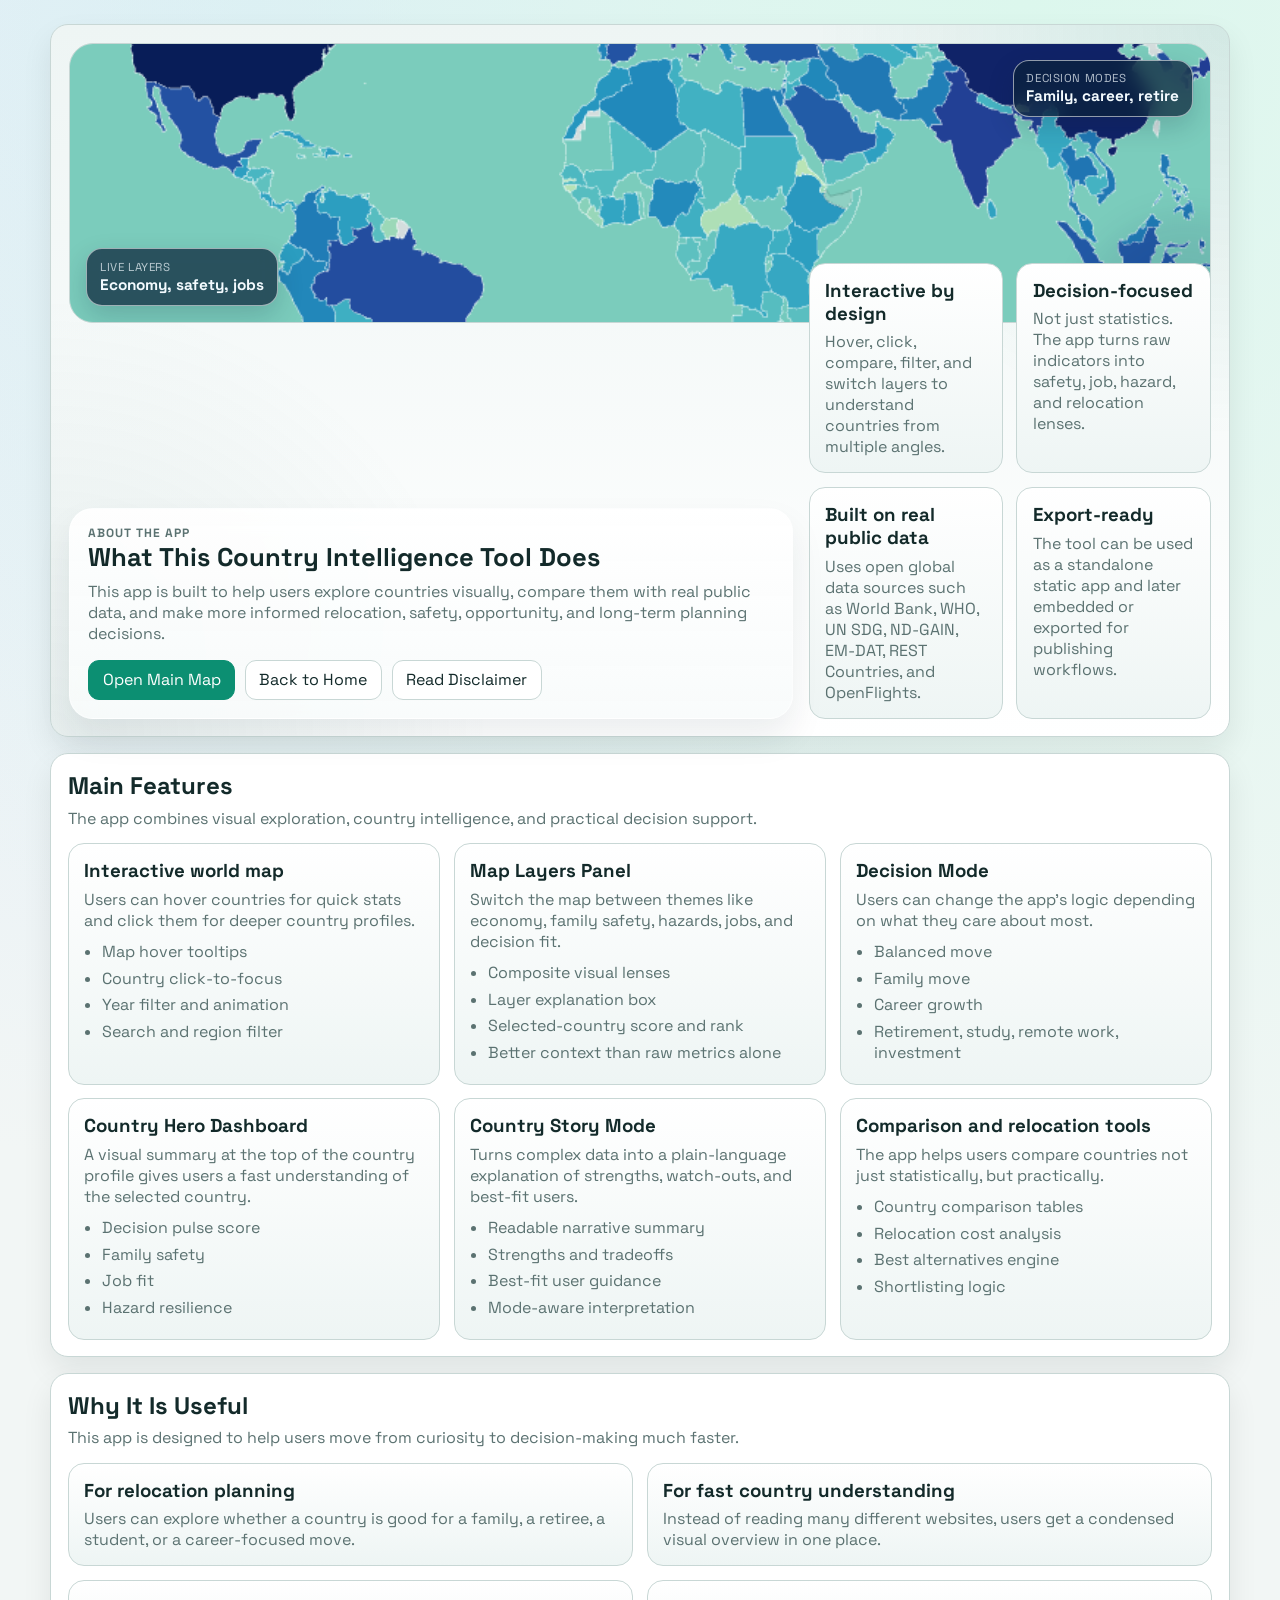
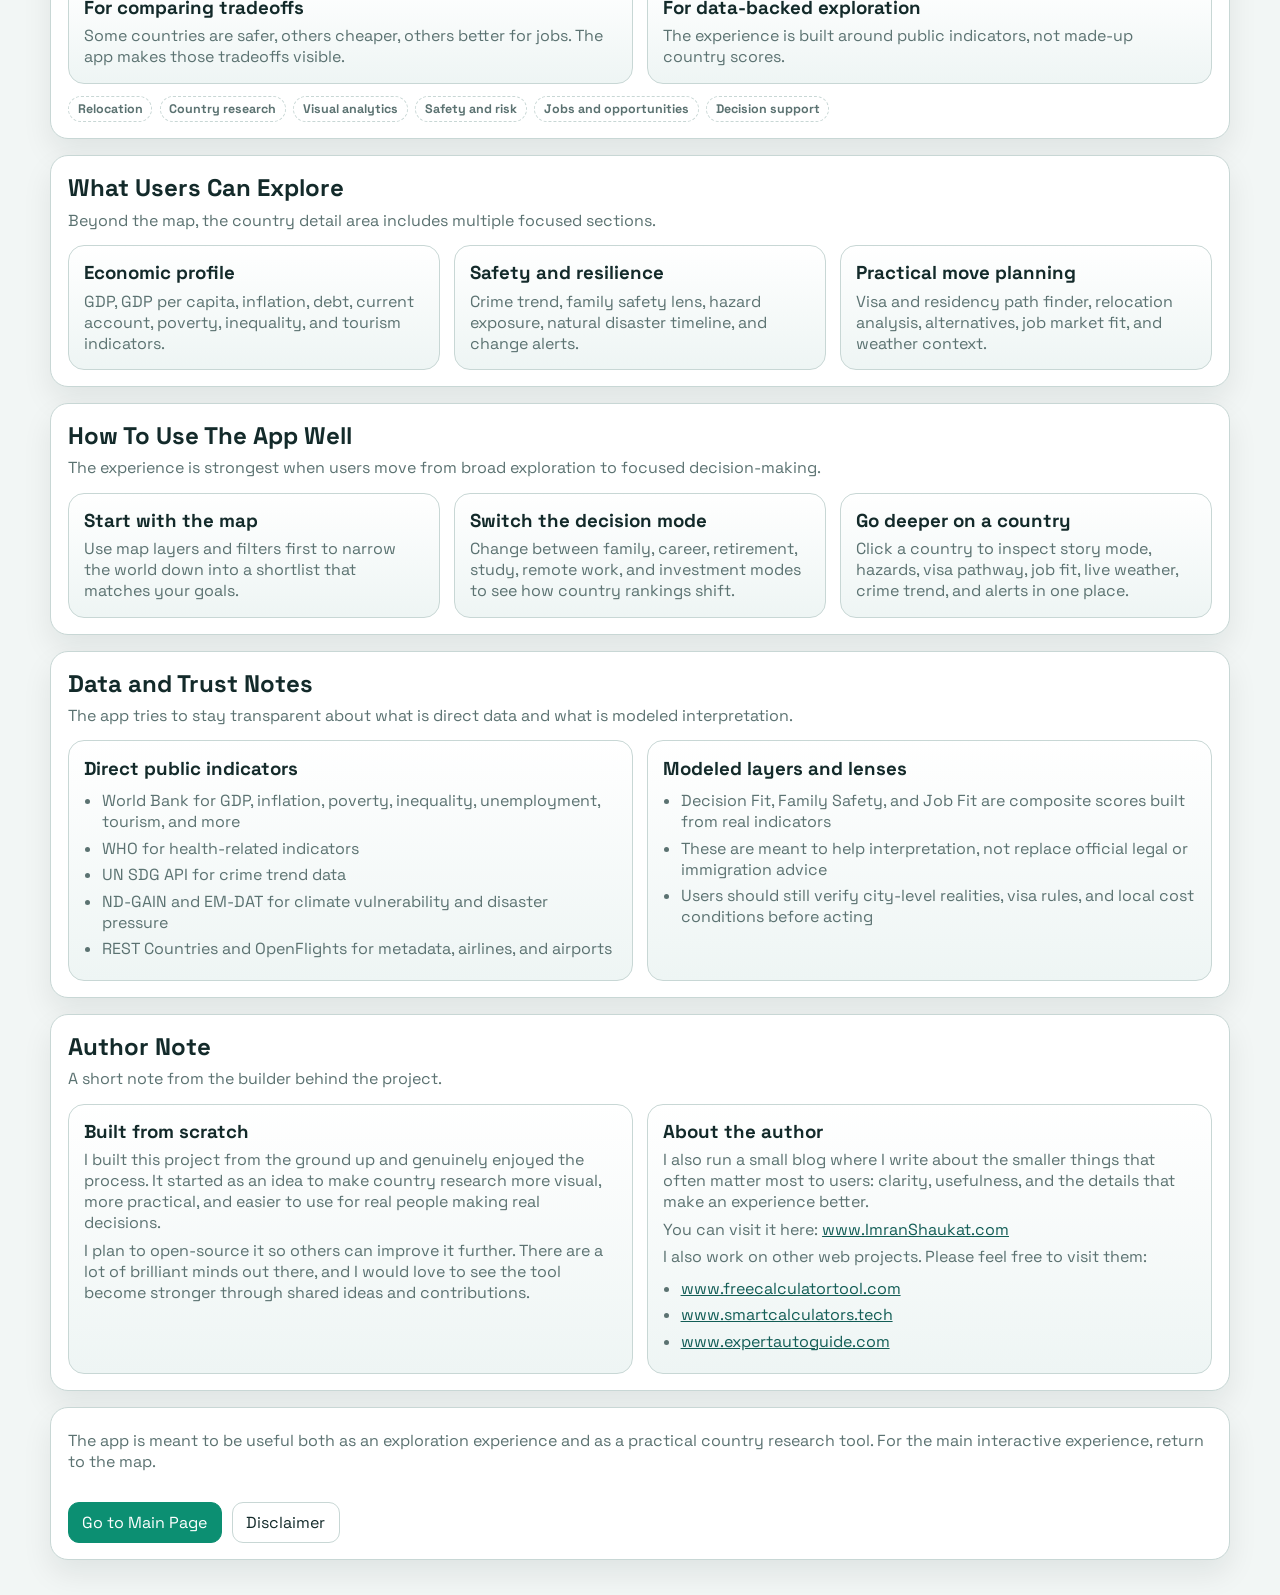
<file: about.html>
<!doctype html>
<html lang="en">
<head>
  <meta charset="UTF-8" />
  <meta name="viewport" content="width=device-width, initial-scale=1.0" />
  <title>About | Global Country Intelligence Map</title>
  <link rel="preconnect" href="https://fonts.googleapis.com" />
  <link rel="preconnect" href="https://fonts.gstatic.com" crossorigin />
  <link href="https://fonts.googleapis.com/css2?family=Space+Grotesk:wght@400;500;700&family=IBM+Plex+Mono:wght@400;600&display=swap" rel="stylesheet" />
  <link rel="stylesheet" href="styles.css" />
</head>
<body>
  <main class="about-shell">
    <section class="about-hero card">
      <div class="about-hero-visual" aria-hidden="true">
        <div class="about-map-preview">
          <img class="about-map-image" src="about-map-reference.png" alt="World map preview" />
          <div class="about-map-badge about-map-badge-a">
            <span class="about-map-badge-k">Live Layers</span>
            <strong>Economy, safety, jobs</strong>
          </div>
          <div class="about-map-badge about-map-badge-b">
            <span class="about-map-badge-k">Decision Modes</span>
            <strong>Family, career, retire</strong>
          </div>
        </div>
      </div>
      <div class="about-hero-grid">
        <div class="about-hero-copy">
          <p class="eyebrow">About The App</p>
          <h1>What This Country Intelligence Tool Does</h1>
          <p>
            This app is built to help users explore countries visually, compare them with real public data,
            and make more informed relocation, safety, opportunity, and long-term planning decisions.
          </p>
          <div class="about-action-row">
            <a class="btn" href="index.html">Open Main Map</a>
            <a class="btn subtle" href="index.html">Back to Home</a>
            <a class="btn subtle" href="disclaimer.html">Read Disclaimer</a>
          </div>
        </div>
        <div class="about-summary-grid">
          <article class="about-summary-card">
            <h3>Interactive by design</h3>
            <p>Hover, click, compare, filter, and switch layers to understand countries from multiple angles.</p>
          </article>
          <article class="about-summary-card">
            <h3>Decision-focused</h3>
            <p>Not just statistics. The app turns raw indicators into safety, job, hazard, and relocation lenses.</p>
          </article>
          <article class="about-summary-card">
            <h3>Built on real public data</h3>
            <p>Uses open global data sources such as World Bank, WHO, UN SDG, ND-GAIN, EM-DAT, REST Countries, and OpenFlights.</p>
          </article>
          <article class="about-summary-card">
            <h3>Export-ready</h3>
            <p>The tool can be used as a standalone static app and later embedded or exported for publishing workflows.</p>
          </article>
        </div>
      </div>
    </section>

    <section class="about-section card">
      <div class="about-section-head">
        <h2>Main Features</h2>
        <p>The app combines visual exploration, country intelligence, and practical decision support.</p>
      </div>
      <div class="about-grid-3">
        <article class="about-feature-card">
          <h3>Interactive world map</h3>
          <p>Users can hover countries for quick stats and click them for deeper country profiles.</p>
          <ul class="about-feature-list">
            <li>Map hover tooltips</li>
            <li>Country click-to-focus</li>
            <li>Year filter and animation</li>
            <li>Search and region filter</li>
          </ul>
        </article>
        <article class="about-feature-card">
          <h3>Map Layers Panel</h3>
          <p>Switch the map between themes like economy, family safety, hazards, jobs, and decision fit.</p>
          <ul class="about-feature-list">
            <li>Composite visual lenses</li>
            <li>Layer explanation box</li>
            <li>Selected-country score and rank</li>
            <li>Better context than raw metrics alone</li>
          </ul>
        </article>
        <article class="about-feature-card">
          <h3>Decision Mode</h3>
          <p>Users can change the app’s logic depending on what they care about most.</p>
          <ul class="about-feature-list">
            <li>Balanced move</li>
            <li>Family move</li>
            <li>Career growth</li>
            <li>Retirement, study, remote work, investment</li>
          </ul>
        </article>
        <article class="about-feature-card">
          <h3>Country Hero Dashboard</h3>
          <p>A visual summary at the top of the country profile gives users a fast understanding of the selected country.</p>
          <ul class="about-feature-list">
            <li>Decision pulse score</li>
            <li>Family safety</li>
            <li>Job fit</li>
            <li>Hazard resilience</li>
          </ul>
        </article>
        <article class="about-feature-card">
          <h3>Country Story Mode</h3>
          <p>Turns complex data into a plain-language explanation of strengths, watch-outs, and best-fit users.</p>
          <ul class="about-feature-list">
            <li>Readable narrative summary</li>
            <li>Strengths and tradeoffs</li>
            <li>Best-fit user guidance</li>
            <li>Mode-aware interpretation</li>
          </ul>
        </article>
        <article class="about-feature-card">
          <h3>Comparison and relocation tools</h3>
          <p>The app helps users compare countries not just statistically, but practically.</p>
          <ul class="about-feature-list">
            <li>Country comparison tables</li>
            <li>Relocation cost analysis</li>
            <li>Best alternatives engine</li>
            <li>Shortlisting logic</li>
          </ul>
        </article>
      </div>
    </section>

    <section class="about-section card">
      <div class="about-section-head">
        <h2>Why It Is Useful</h2>
        <p>This app is designed to help users move from curiosity to decision-making much faster.</p>
      </div>
      <div class="about-grid-2">
        <article class="about-benefit-card">
          <h3>For relocation planning</h3>
          <p>Users can explore whether a country is good for a family, a retiree, a student, or a career-focused move.</p>
        </article>
        <article class="about-benefit-card">
          <h3>For fast country understanding</h3>
          <p>Instead of reading many different websites, users get a condensed visual overview in one place.</p>
        </article>
        <article class="about-benefit-card">
          <h3>For comparing tradeoffs</h3>
          <p>Some countries are safer, others cheaper, others better for jobs. The app makes those tradeoffs visible.</p>
        </article>
        <article class="about-benefit-card">
          <h3>For data-backed exploration</h3>
          <p>The experience is built around public indicators, not made-up country scores.</p>
        </article>
      </div>
      <div class="about-tag-row">
        <span class="about-tag">Relocation</span>
        <span class="about-tag">Country research</span>
        <span class="about-tag">Visual analytics</span>
        <span class="about-tag">Safety and risk</span>
        <span class="about-tag">Jobs and opportunities</span>
        <span class="about-tag">Decision support</span>
      </div>
    </section>

    <section class="about-section card">
      <div class="about-section-head">
        <h2>What Users Can Explore</h2>
        <p>Beyond the map, the country detail area includes multiple focused sections.</p>
      </div>
      <div class="about-grid-3">
        <article class="about-step-card">
          <h3>Economic profile</h3>
          <p>GDP, GDP per capita, inflation, debt, current account, poverty, inequality, and tourism indicators.</p>
        </article>
        <article class="about-step-card">
          <h3>Safety and resilience</h3>
          <p>Crime trend, family safety lens, hazard exposure, natural disaster timeline, and change alerts.</p>
        </article>
        <article class="about-step-card">
          <h3>Practical move planning</h3>
          <p>Visa and residency path finder, relocation analysis, alternatives, job market fit, and weather context.</p>
        </article>
      </div>
    </section>

    <section class="about-section card">
      <div class="about-section-head">
        <h2>How To Use The App Well</h2>
        <p>The experience is strongest when users move from broad exploration to focused decision-making.</p>
      </div>
      <div class="about-grid-3">
        <article class="about-step-card">
          <h3>Start with the map</h3>
          <p>Use map layers and filters first to narrow the world down into a shortlist that matches your goals.</p>
        </article>
        <article class="about-step-card">
          <h3>Switch the decision mode</h3>
          <p>Change between family, career, retirement, study, remote work, and investment modes to see how country rankings shift.</p>
        </article>
        <article class="about-step-card">
          <h3>Go deeper on a country</h3>
          <p>Click a country to inspect story mode, hazards, visa pathway, job fit, live weather, crime trend, and alerts in one place.</p>
        </article>
      </div>
    </section>

    <section class="about-section card">
      <div class="about-section-head">
        <h2>Data and Trust Notes</h2>
        <p>The app tries to stay transparent about what is direct data and what is modeled interpretation.</p>
      </div>
      <div class="about-grid-2">
        <article class="about-note-card">
          <h3>Direct public indicators</h3>
          <ul class="about-note-list">
            <li>World Bank for GDP, inflation, poverty, inequality, unemployment, tourism, and more</li>
            <li>WHO for health-related indicators</li>
            <li>UN SDG API for crime trend data</li>
            <li>ND-GAIN and EM-DAT for climate vulnerability and disaster pressure</li>
            <li>REST Countries and OpenFlights for metadata, airlines, and airports</li>
          </ul>
        </article>
        <article class="about-note-card">
          <h3>Modeled layers and lenses</h3>
          <ul class="about-note-list">
            <li>Decision Fit, Family Safety, and Job Fit are composite scores built from real indicators</li>
            <li>These are meant to help interpretation, not replace official legal or immigration advice</li>
            <li>Users should still verify city-level realities, visa rules, and local cost conditions before acting</li>
          </ul>
        </article>
      </div>
    </section>

    <section class="about-section card">
      <div class="about-section-head">
        <h2>Author Note</h2>
        <p>A short note from the builder behind the project.</p>
      </div>
      <div class="about-grid-2">
        <article class="about-note-card">
          <h3>Built from scratch</h3>
          <p>
            I built this project from the ground up and genuinely enjoyed the process. It started as an idea to make
            country research more visual, more practical, and easier to use for real people making real decisions.
          </p>
          <p>
            I plan to open-source it so others can improve it further. There are a lot of brilliant minds out there,
            and I would love to see the tool become stronger through shared ideas and contributions.
          </p>
        </article>
        <article class="about-note-card">
          <h3>About the author</h3>
          <p>
            I also run a small blog where I write about the smaller things that often matter most to users:
            clarity, usefulness, and the details that make an experience better.
          </p>
          <p>
            You can visit it here:
            <a href="https://www.imranshaukat.com" target="_blank" rel="noreferrer">www.ImranShaukat.com</a>
          </p>
          <p>
            I also work on other web projects. Please feel free to visit them:
          </p>
          <ul class="about-note-list">
            <li><a href="https://www.freecalculatortool.com" target="_blank" rel="noreferrer">www.freecalculatortool.com</a></li>
            <li><a href="https://www.smartcalculators.tech" target="_blank" rel="noreferrer">www.smartcalculators.tech</a></li>
            <li><a href="https://www.expertautoguide.com" target="_blank" rel="noreferrer">www.expertautoguide.com</a></li>
          </ul>
        </article>
      </div>
    </section>

    <footer class="about-footer card">
      <div class="about-footer-copy">
        The app is meant to be useful both as an exploration experience and as a practical country research tool. For the main interactive experience, return to the map.
      </div>
      <div class="about-action-row">
        <a class="btn" href="index.html">Go to Main Page</a>
        <a class="btn subtle" href="disclaimer.html">Disclaimer</a>
      </div>
    </footer>
  </main>
</body>
</html>
</file>
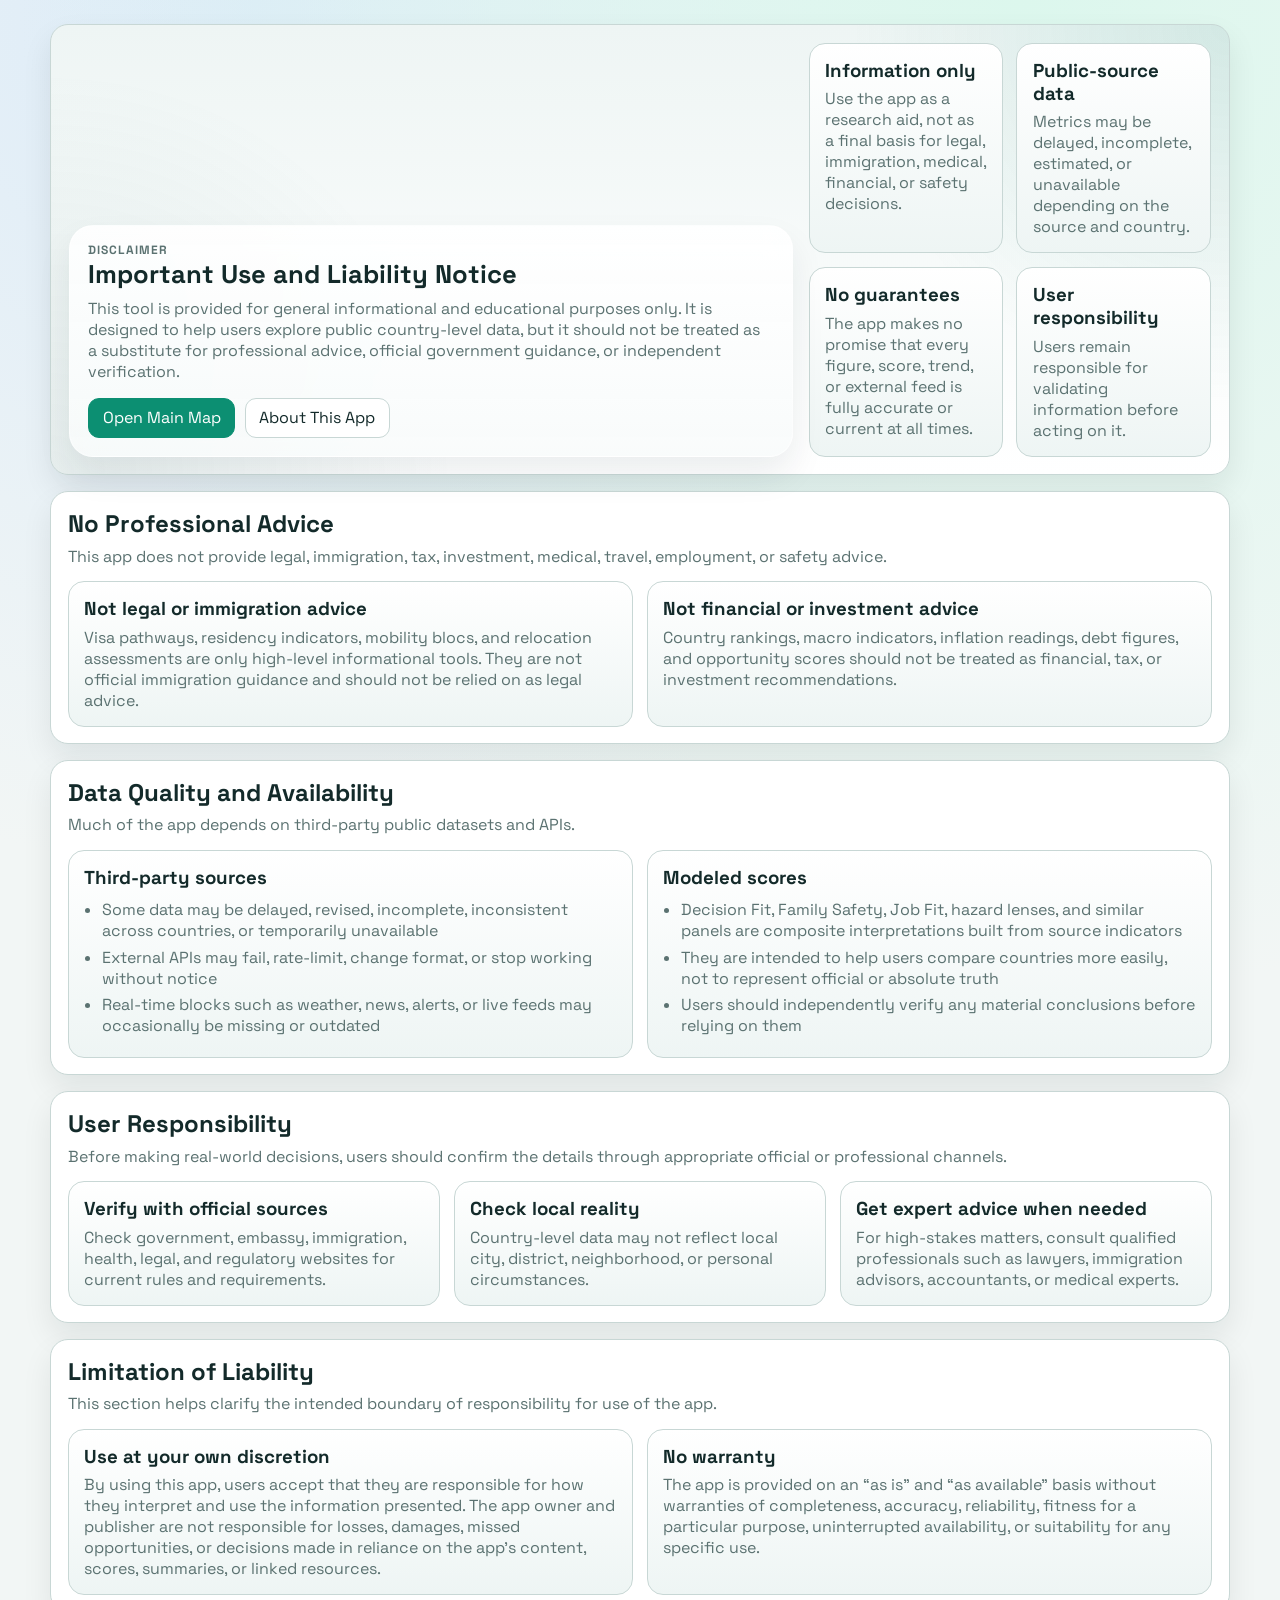
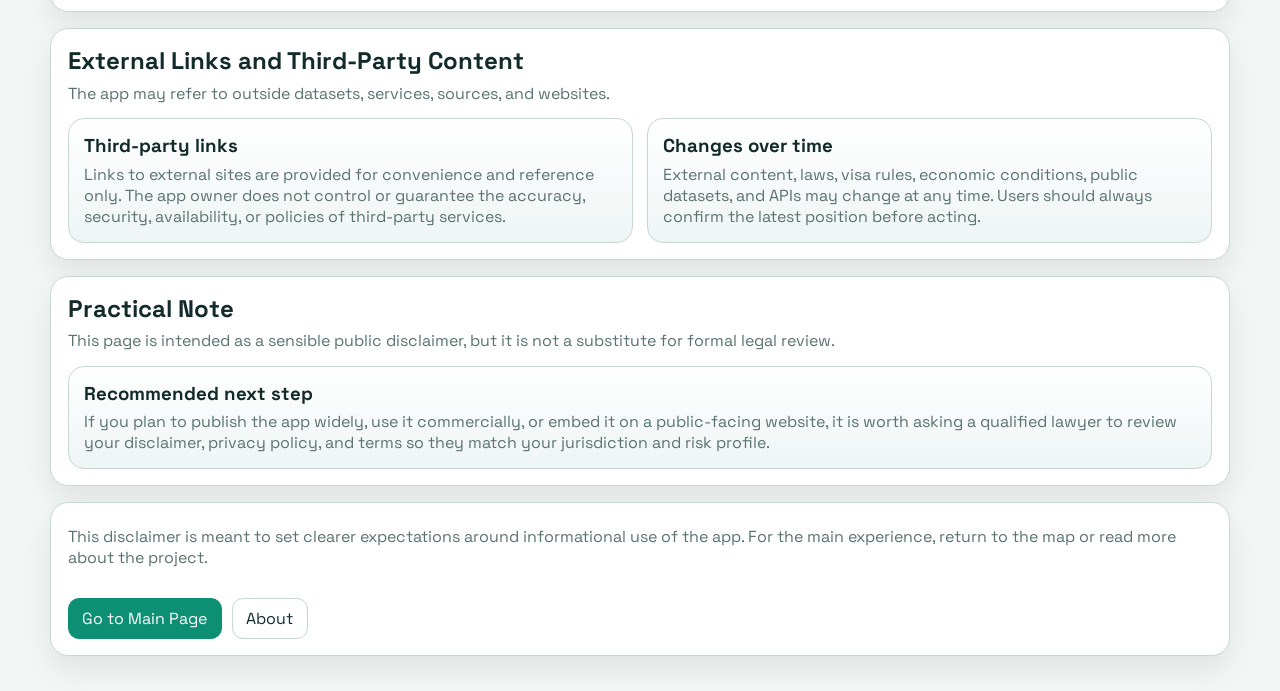
<file: disclaimer.html>
<!doctype html>
<html lang="en">
<head>
  <meta charset="UTF-8" />
  <meta name="viewport" content="width=device-width, initial-scale=1.0" />
  <title>Disclaimer | Global Country Intelligence Map</title>
  <link rel="preconnect" href="https://fonts.googleapis.com" />
  <link rel="preconnect" href="https://fonts.gstatic.com" crossorigin />
  <link href="https://fonts.googleapis.com/css2?family=Space+Grotesk:wght@400;500;700&family=IBM+Plex+Mono:wght@400;600&display=swap" rel="stylesheet" />
  <link rel="stylesheet" href="styles.css" />
</head>
<body>
  <main class="about-shell">
    <section class="about-hero card">
      <div class="about-hero-grid" style="margin-top:0;">
        <div class="about-hero-copy">
          <p class="eyebrow">Disclaimer</p>
          <h1>Important Use and Liability Notice</h1>
          <p>
            This tool is provided for general informational and educational purposes only. It is designed to help users
            explore public country-level data, but it should not be treated as a substitute for professional advice,
            official government guidance, or independent verification.
          </p>
          <div class="about-action-row">
            <a class="btn" href="index.html">Open Main Map</a>
            <a class="btn subtle" href="about.html">About This App</a>
          </div>
        </div>
        <div class="about-summary-grid">
          <article class="about-summary-card">
            <h3>Information only</h3>
            <p>Use the app as a research aid, not as a final basis for legal, immigration, medical, financial, or safety decisions.</p>
          </article>
          <article class="about-summary-card">
            <h3>Public-source data</h3>
            <p>Metrics may be delayed, incomplete, estimated, or unavailable depending on the source and country.</p>
          </article>
          <article class="about-summary-card">
            <h3>No guarantees</h3>
            <p>The app makes no promise that every figure, score, trend, or external feed is fully accurate or current at all times.</p>
          </article>
          <article class="about-summary-card">
            <h3>User responsibility</h3>
            <p>Users remain responsible for validating information before acting on it.</p>
          </article>
        </div>
      </div>
    </section>

    <section class="about-section card">
      <div class="about-section-head">
        <h2>No Professional Advice</h2>
        <p>This app does not provide legal, immigration, tax, investment, medical, travel, employment, or safety advice.</p>
      </div>
      <div class="about-grid-2">
        <article class="about-note-card">
          <h3>Not legal or immigration advice</h3>
          <p>
            Visa pathways, residency indicators, mobility blocs, and relocation assessments are only high-level informational tools.
            They are not official immigration guidance and should not be relied on as legal advice.
          </p>
        </article>
        <article class="about-note-card">
          <h3>Not financial or investment advice</h3>
          <p>
            Country rankings, macro indicators, inflation readings, debt figures, and opportunity scores should not be treated as
            financial, tax, or investment recommendations.
          </p>
        </article>
      </div>
    </section>

    <section class="about-section card">
      <div class="about-section-head">
        <h2>Data Quality and Availability</h2>
        <p>Much of the app depends on third-party public datasets and APIs.</p>
      </div>
      <div class="about-grid-2">
        <article class="about-note-card">
          <h3>Third-party sources</h3>
          <ul class="about-note-list">
            <li>Some data may be delayed, revised, incomplete, inconsistent across countries, or temporarily unavailable</li>
            <li>External APIs may fail, rate-limit, change format, or stop working without notice</li>
            <li>Real-time blocks such as weather, news, alerts, or live feeds may occasionally be missing or outdated</li>
          </ul>
        </article>
        <article class="about-note-card">
          <h3>Modeled scores</h3>
          <ul class="about-note-list">
            <li>Decision Fit, Family Safety, Job Fit, hazard lenses, and similar panels are composite interpretations built from source indicators</li>
            <li>They are intended to help users compare countries more easily, not to represent official or absolute truth</li>
            <li>Users should independently verify any material conclusions before relying on them</li>
          </ul>
        </article>
      </div>
    </section>

    <section class="about-section card">
      <div class="about-section-head">
        <h2>User Responsibility</h2>
        <p>Before making real-world decisions, users should confirm the details through appropriate official or professional channels.</p>
      </div>
      <div class="about-grid-3">
        <article class="about-step-card">
          <h3>Verify with official sources</h3>
          <p>Check government, embassy, immigration, health, legal, and regulatory websites for current rules and requirements.</p>
        </article>
        <article class="about-step-card">
          <h3>Check local reality</h3>
          <p>Country-level data may not reflect local city, district, neighborhood, or personal circumstances.</p>
        </article>
        <article class="about-step-card">
          <h3>Get expert advice when needed</h3>
          <p>For high-stakes matters, consult qualified professionals such as lawyers, immigration advisors, accountants, or medical experts.</p>
        </article>
      </div>
    </section>

    <section class="about-section card">
      <div class="about-section-head">
        <h2>Limitation of Liability</h2>
        <p>This section helps clarify the intended boundary of responsibility for use of the app.</p>
      </div>
      <div class="about-grid-2">
        <article class="about-note-card">
          <h3>Use at your own discretion</h3>
          <p>
            By using this app, users accept that they are responsible for how they interpret and use the information presented.
            The app owner and publisher are not responsible for losses, damages, missed opportunities, or decisions made in reliance
            on the app’s content, scores, summaries, or linked resources.
          </p>
        </article>
        <article class="about-note-card">
          <h3>No warranty</h3>
          <p>
            The app is provided on an “as is” and “as available” basis without warranties of completeness, accuracy, reliability,
            fitness for a particular purpose, uninterrupted availability, or suitability for any specific use.
          </p>
        </article>
      </div>
    </section>

    <section class="about-section card">
      <div class="about-section-head">
        <h2>External Links and Third-Party Content</h2>
        <p>The app may refer to outside datasets, services, sources, and websites.</p>
      </div>
      <div class="about-grid-2">
        <article class="about-note-card">
          <h3>Third-party links</h3>
          <p>
            Links to external sites are provided for convenience and reference only. The app owner does not control or guarantee
            the accuracy, security, availability, or policies of third-party services.
          </p>
        </article>
        <article class="about-note-card">
          <h3>Changes over time</h3>
          <p>
            External content, laws, visa rules, economic conditions, public datasets, and APIs may change at any time. Users should
            always confirm the latest position before acting.
          </p>
        </article>
      </div>
    </section>

    <section class="about-section card">
      <div class="about-section-head">
        <h2>Practical Note</h2>
        <p>This page is intended as a sensible public disclaimer, but it is not a substitute for formal legal review.</p>
      </div>
      <div class="about-grid-1">
        <article class="about-note-card">
          <h3>Recommended next step</h3>
          <p>
            If you plan to publish the app widely, use it commercially, or embed it on a public-facing website, it is worth asking
            a qualified lawyer to review your disclaimer, privacy policy, and terms so they match your jurisdiction and risk profile.
          </p>
        </article>
      </div>
    </section>

    <footer class="about-footer card">
      <div class="about-footer-copy">
        This disclaimer is meant to set clearer expectations around informational use of the app. For the main experience, return to the map or read more about the project.
      </div>
      <div class="about-action-row">
        <a class="btn" href="index.html">Go to Main Page</a>
        <a class="btn subtle" href="about.html">About</a>
      </div>
    </footer>
  </main>
</body>
</html>
</file>
<file: styles.css>
:root {
  --bg: #f2f6f5;
  --panel: #ffffff;
  --panel-soft: #eef5f4;
  --text: #132a2a;
  --muted: #5b7271;
  --accent: #0c8f72;
  --accent-2: #125d56;
  --stroke: #c8d7d5;
  --danger: #b63a3a;
  --shadow: 0 14px 30px rgba(8, 31, 31, 0.08);
  --grad-1: #dcf7ed;
  --grad-2: #dcebf8;
  --map-bg-1: #edfaf6;
  --map-bg-2: #f6fbff;
  --map-bg-3: #eaf2ff;
  --sphere-fill: rgba(241, 252, 253, 0.6);
  --sphere-stroke: #b9d5d3;
  --graticule-stroke: #d6e6e5;
  --hover-row: #f2f9f9;
  --focus-row: #deefea;
}

[data-theme="dark"] {
  --bg: #0d1717;
  --panel: #162222;
  --panel-soft: #1a2c2c;
  --text: #dceeed;
  --muted: #7fa4a2;
  --accent: #14c993;
  --accent-2: #2ae8b6;
  --stroke: #263c3c;
  --danger: #e05858;
  --shadow: 0 14px 30px rgba(0, 0, 0, 0.35);
  --grad-1: #081f18;
  --grad-2: #081825;
  --map-bg-1: #0f2420;
  --map-bg-2: #101c24;
  --map-bg-3: #0e1820;
  --sphere-fill: rgba(12, 28, 32, 0.7);
  --sphere-stroke: #1e3636;
  --graticule-stroke: #1a3030;
  --hover-row: #1c3232;
  --focus-row: #1a3a30;
}

* {
  box-sizing: border-box;
}

body {
  margin: 0;
  min-height: 100vh;
  font-family: "Space Grotesk", sans-serif;
  color: var(--text);
  background:
    radial-gradient(circle at 80% 0%, var(--grad-1) 0%, transparent 40%),
    radial-gradient(circle at 20% 0%, var(--grad-2) 0%, transparent 35%),
    var(--bg);
  transition: background 400ms ease, color 300ms ease;
}

a {
  color: var(--accent-2);
}

.app-shell {
  width: min(1600px, 95vw);
  margin: 1.25rem auto 2rem;
  display: grid;
  gap: 1rem;
}

.card {
  background: var(--panel);
  border: 1px solid var(--stroke);
  border-radius: 18px;
  box-shadow: var(--shadow);
  transition: background 300ms ease, border-color 300ms ease, box-shadow 300ms ease;
}

.topbar {
  display: grid;
  gap: 1rem;
  grid-template-columns: 2.5fr 1fr;
  align-items: end;
}

.topbar-actions {
  display: flex;
  justify-content: flex-end;
  align-items: center;
  gap: 0.65rem;
  flex-wrap: wrap;
}

.eyebrow {
  text-transform: uppercase;
  letter-spacing: 0.08em;
  font-size: 0.75rem;
  color: var(--accent-2);
  font-weight: 700;
  margin: 0 0 0.35rem;
}

h1 {
  margin: 0;
  font-size: clamp(1.5rem, 2vw, 2.1rem);
}

.subtitle {
  margin: 0.5rem 0 0;
  color: var(--muted);
  max-width: 70ch;
}

.source-box {
  background: var(--panel);
  border: 1px solid var(--stroke);
  border-radius: 14px;
  padding: 0.8rem 1rem;
  transition: background 300ms ease, border-color 300ms ease;
}

.source-box p {
  margin: 0 0 0.25rem;
}

.source-box ul {
  margin: 0;
  padding-left: 1.1rem;
  color: var(--muted);
  font-size: 0.9rem;
}

.source-note {
  margin-top: 0.45rem !important;
  font-size: 0.82rem;
  color: var(--muted);
}

.controls {
  display: grid;
  grid-template-columns: repeat(3, minmax(130px, 1fr)) minmax(180px, 1.2fr) auto;
  gap: 0.7rem;
  padding: 0.9rem;
}

.map-layers-group {
  grid-column: 1 / -1;
}

.decision-mode-group {
  grid-column: 1 / -1;
}

.map-layers-panel {
  display: flex;
  flex-wrap: wrap;
  gap: 0.45rem;
}

.map-layer-explainer {
  position: relative;
  margin-top: 0.5rem;
  border: 1px solid var(--stroke);
  border-radius: 14px;
  padding: 0.62rem 0.72rem;
  overflow: hidden;
  isolation: isolate;
  background:
    radial-gradient(circle at top right, rgba(12, 143, 114, 0.08), transparent 36%),
    linear-gradient(180deg, var(--panel-soft), var(--panel));
}

.map-layer-explainer::before,
.map-layer-explainer::after {
  content: "";
  position: absolute;
  inset: auto;
  border-radius: 999px;
  pointer-events: none;
  z-index: 0;
  opacity: 0.7;
  filter: blur(26px);
}

.map-layer-explainer::before {
  width: 220px;
  height: 220px;
  top: -90px;
  right: 10%;
  background: radial-gradient(circle, rgba(12, 143, 114, 0.16) 0%, rgba(12, 143, 114, 0) 72%);
  animation: layer-explainer-float-a 16s ease-in-out infinite;
}

.map-layer-explainer::after {
  width: 180px;
  height: 180px;
  bottom: -80px;
  left: 8%;
  background: radial-gradient(circle, rgba(18, 93, 86, 0.12) 0%, rgba(18, 93, 86, 0) 70%);
  animation: layer-explainer-float-b 20s ease-in-out infinite;
}

.map-layer-explainer > * {
  position: relative;
  z-index: 1;
}

@keyframes layer-explainer-float-a {
  0% {
    transform: translate3d(0, 0, 0) scale(1);
  }
  50% {
    transform: translate3d(42px, 18px, 0) scale(1.08);
  }
  100% {
    transform: translate3d(0, 0, 0) scale(1);
  }
}

@keyframes layer-explainer-float-b {
  0% {
    transform: translate3d(0, 0, 0) scale(1);
  }
  50% {
    transform: translate3d(-30px, -16px, 0) scale(1.06);
  }
  100% {
    transform: translate3d(0, 0, 0) scale(1);
  }
}

.map-layer-explainer-top {
  display: flex;
  justify-content: space-between;
  gap: 0.7rem;
  align-items: start;
}

.map-layer-explainer-title {
  margin: 0;
  font-size: 0.82rem;
  font-weight: 700;
  color: var(--text);
}

.map-layer-explainer-copy {
  margin: 0.24rem 0 0;
  font-size: 0.78rem;
  line-height: 1.4;
  color: var(--muted);
}

.map-layer-explainer-badge {
  border: 1px solid var(--stroke);
  border-radius: 999px;
  padding: 0.22rem 0.55rem;
  font-size: 0.73rem;
  font-weight: 700;
  white-space: nowrap;
  background: rgba(255, 255, 255, 0.55);
}

.map-layer-explainer-badge.good {
  color: var(--accent-2);
}

.map-layer-explainer-badge.risk {
  color: var(--danger);
}

.map-layer-explainer-badge.neutral {
  color: var(--muted);
}

.map-layer-explainer-score {
  margin-top: 0.55rem;
  display: grid;
  grid-template-columns: auto 1fr;
  gap: 0.7rem;
  align-items: center;
}

.map-layer-score-value {
  min-width: 74px;
  padding: 0.45rem 0.55rem;
  border: 1px solid var(--stroke);
  border-radius: 12px;
  background: var(--panel);
  text-align: center;
}

.map-layer-score-number {
  font-size: 1.05rem;
  font-weight: 700;
  color: var(--text);
}

.map-layer-score-caption {
  margin-top: 0.08rem;
  font-size: 0.72rem;
  color: var(--muted);
}

.map-layer-score-copy {
  font-size: 0.78rem;
  line-height: 1.4;
  color: var(--muted);
}

.map-layer-factor-list {
  margin-top: 0.6rem;
  display: flex;
  flex-wrap: wrap;
  gap: 0.35rem;
}

.map-layer-factor-label {
  margin: 0.62rem 0 0;
  font-size: 0.72rem;
  font-weight: 700;
  letter-spacing: 0.04em;
  text-transform: uppercase;
  color: var(--muted);
}

.map-layer-factor {
  border: 1px dashed var(--stroke);
  background: transparent;
  border-radius: 999px;
  padding: 0.18rem 0.5rem;
  font-size: 0.73rem;
  font-weight: 700;
  color: var(--muted);
}

@media (prefers-reduced-motion: reduce) {
  .map-layer-explainer::before,
  .map-layer-explainer::after {
    animation: none;
  }
}

.map-layer-pill {
  border: 1px solid var(--stroke);
  background: linear-gradient(180deg, var(--panel), var(--panel-soft));
  color: var(--text);
  border-radius: 999px;
  padding: 0.4rem 0.72rem;
  cursor: pointer;
  font-size: 0.78rem;
  font-weight: 700;
  transition: transform 120ms ease, border-color 200ms ease, background 200ms ease, color 200ms ease, box-shadow 200ms ease;
}

.map-layer-pill:hover {
  transform: translateY(-1px);
  border-color: var(--accent);
}

.map-layer-pill.active {
  background: linear-gradient(180deg, var(--accent), var(--accent-2));
  border-color: var(--accent);
  color: #fff;
  box-shadow: 0 8px 20px rgba(12, 143, 114, 0.18);
}

.decision-mode-panel {
  display: flex;
  flex-wrap: wrap;
  gap: 0.45rem;
}

.decision-mode-pill {
  border: 1px solid var(--stroke);
  background: linear-gradient(180deg, var(--panel), var(--panel-soft));
  color: var(--text);
  border-radius: 999px;
  padding: 0.4rem 0.72rem;
  cursor: pointer;
  font-size: 0.78rem;
  font-weight: 700;
  transition: transform 120ms ease, border-color 200ms ease, background 200ms ease, color 200ms ease, box-shadow 200ms ease;
}

.decision-mode-pill:hover {
  transform: translateY(-1px);
  border-color: var(--accent);
}

.decision-mode-pill.active {
  background: linear-gradient(180deg, #1f9686, #14645d);
  border-color: #1f9686;
  color: #fff;
  box-shadow: 0 8px 20px rgba(20, 100, 93, 0.2);
}

.decision-mode-explainer {
  margin-top: 0.5rem;
  border: 1px solid var(--stroke);
  border-radius: 14px;
  padding: 0.62rem 0.72rem;
  background:
    radial-gradient(circle at bottom left, rgba(31, 150, 134, 0.08), transparent 38%),
    linear-gradient(180deg, var(--panel-soft), var(--panel));
}

.decision-mode-top {
  display: flex;
  justify-content: space-between;
  gap: 0.7rem;
  align-items: start;
}

.decision-mode-title {
  margin: 0;
  font-size: 0.82rem;
  font-weight: 700;
  color: var(--text);
}

.decision-mode-copy {
  margin: 0.24rem 0 0;
  font-size: 0.78rem;
  line-height: 1.4;
  color: var(--muted);
}

.decision-mode-badge {
  border: 1px solid var(--stroke);
  border-radius: 999px;
  padding: 0.22rem 0.55rem;
  font-size: 0.73rem;
  font-weight: 700;
  white-space: nowrap;
  background: rgba(255, 255, 255, 0.55);
  color: var(--accent-2);
}

.decision-mode-score {
  margin-top: 0.55rem;
  display: grid;
  grid-template-columns: auto 1fr;
  gap: 0.7rem;
  align-items: center;
}

.decision-mode-score-value {
  min-width: 86px;
  padding: 0.45rem 0.55rem;
  border: 1px solid var(--stroke);
  border-radius: 12px;
  background: var(--panel);
  text-align: center;
}

.decision-mode-score-number {
  font-size: 1.05rem;
  font-weight: 700;
  color: var(--text);
}

.decision-mode-score-caption {
  margin-top: 0.08rem;
  font-size: 0.72rem;
  color: var(--muted);
}

.decision-mode-priority-label {
  margin: 0.62rem 0 0;
  font-size: 0.72rem;
  font-weight: 700;
  letter-spacing: 0.04em;
  text-transform: uppercase;
  color: var(--muted);
}

.decision-mode-priority-list {
  margin-top: 0.35rem;
  display: flex;
  flex-wrap: wrap;
  gap: 0.35rem;
}

.decision-mode-priority {
  border: 1px dashed var(--stroke);
  background: transparent;
  border-radius: 999px;
  padding: 0.18rem 0.5rem;
  font-size: 0.73rem;
  font-weight: 700;
  color: var(--muted);
}

.control-group {
  display: grid;
  gap: 0.35rem;
  min-width: 0;
}

.control-group.stretch {
  min-width: 260px;
}

label {
  font-size: 0.8rem;
  color: var(--muted);
}

select,
input,
textarea,
button {
  font: inherit;
}

select,
input,
textarea {
  border: 1px solid var(--stroke);
  border-radius: 11px;
  padding: 0.56rem 0.7rem;
  background: var(--panel);
  color: var(--text);
  transition: background 300ms ease, border-color 300ms ease, color 300ms ease;
}

.year-slider-group {
  min-width: 260px;
}

.year-slider-row {
  display: flex;
  gap: 0.5rem;
  align-items: center;
  min-width: 0;
}

#year-slider {
  flex: 1;
  min-width: 96px;
  accent-color: var(--accent);
  cursor: pointer;
}

#year-label {
  font-weight: 700;
  color: var(--accent-2);
}

.control-actions {
  display: flex;
  gap: 0.5rem;
  align-items: end;
  flex-wrap: wrap;
  justify-content: flex-end;
}

.btn {
  border: 1px solid var(--accent);
  background: var(--accent);
  color: #fff;
  border-radius: 11px;
  padding: 0.55rem 0.85rem;
  cursor: pointer;
  transition: transform 120ms ease, opacity 120ms ease, background 300ms ease, border-color 300ms ease;
}

.btn:hover {
  transform: translateY(-1px);
}

.btn:active {
  transform: translateY(0);
}

.btn.subtle {
  background: var(--panel);
  color: var(--text);
  border-color: var(--stroke);
  transition: transform 120ms ease, background 300ms ease, color 300ms ease, border-color 300ms ease;
}

a.btn {
  display: inline-flex;
  align-items: center;
  justify-content: center;
  text-decoration: none;
}

.about-shell {
  width: min(1180px, 94vw);
  margin: 1.5rem auto 2.2rem;
  display: grid;
  gap: 1rem;
}

.about-hero {
  padding: 1.1rem 1.15rem;
  background:
    radial-gradient(circle at top right, rgba(12, 143, 114, 0.12), transparent 30%),
    radial-gradient(circle at bottom left, rgba(18, 93, 86, 0.1), transparent 32%),
    linear-gradient(180deg, var(--panel-soft), var(--panel));
}

.about-hero-visual {
  margin-bottom: 1rem;
}

.about-map-preview {
  position: relative;
  height: clamp(210px, 28vw, 280px);
  border: 1px solid var(--stroke);
  border-radius: 24px;
  overflow: hidden;
  background:
    radial-gradient(circle at 15% 10%, rgba(255, 255, 255, 0.5), transparent 25%),
    linear-gradient(135deg, rgba(255, 255, 255, 0.25), rgba(255, 255, 255, 0.05)),
    #8fd0c4;
  box-shadow: inset 0 1px 0 rgba(255, 255, 255, 0.32);
}

.about-map-preview::after {
  content: "";
  position: absolute;
  inset: auto -8% -42% auto;
  width: 230px;
  height: 230px;
  border-radius: 999px;
  background: radial-gradient(circle, rgba(9, 34, 85, 0.18), rgba(9, 34, 85, 0));
  filter: blur(12px);
}

.about-map-image {
  display: block;
  width: 100%;
  height: 100%;
  object-fit: cover;
  object-position: center;
}

.about-map-badge {
  position: absolute;
  display: grid;
  gap: 0.12rem;
  padding: 0.65rem 0.8rem;
  border-radius: 16px;
  border: 1px solid rgba(255, 255, 255, 0.55);
  background: rgba(10, 34, 57, 0.72);
  color: #f4fbff;
  backdrop-filter: blur(10px);
  box-shadow: 0 10px 26px rgba(10, 34, 57, 0.18);
}

.about-map-badge-a {
  left: 1rem;
  bottom: 1rem;
}

.about-map-badge-b {
  right: 1rem;
  top: 1rem;
}

.about-map-badge-k {
  font-size: 0.72rem;
  text-transform: uppercase;
  letter-spacing: 0.05em;
  color: rgba(244, 251, 255, 0.72);
}

.about-map-badge strong {
  font-size: 0.96rem;
  line-height: 1.2;
}

.about-hero-grid {
  display: grid;
  grid-template-columns: minmax(0, 1.8fr) minmax(280px, 1fr);
  gap: 1rem;
  align-items: end;
  position: relative;
  z-index: 2;
  margin-top: -4.75rem;
}

.about-hero-copy h1 {
  margin-bottom: 0.45rem;
}

.about-hero-copy {
  padding: 1.05rem 1.1rem 1.1rem;
  border: 1px solid rgba(255, 255, 255, 0.5);
  border-radius: 24px;
  background:
    linear-gradient(180deg, rgba(255, 255, 255, 0.9), rgba(248, 251, 251, 0.88));
  box-shadow: 0 18px 34px rgba(10, 34, 57, 0.08);
  backdrop-filter: blur(12px);
}

[data-theme="dark"] .about-hero-copy {
  border-color: rgba(127, 164, 162, 0.28);
  background:
    linear-gradient(180deg, rgba(14, 24, 25, 0.88), rgba(18, 34, 34, 0.9));
  box-shadow: 0 18px 34px rgba(0, 0, 0, 0.28);
}

.about-hero-copy p {
  margin: 0;
  color: var(--muted);
  max-width: 68ch;
}

.about-action-row {
  display: flex;
  gap: 0.6rem;
  flex-wrap: wrap;
  margin-top: 1rem;
}

.about-summary-grid,
.about-grid-3,
.about-grid-2,
.about-grid-1 {
  display: grid;
  gap: 0.85rem;
}

.about-summary-grid,
.about-grid-2 {
  grid-template-columns: repeat(2, minmax(0, 1fr));
}

.about-grid-3 {
  grid-template-columns: repeat(3, minmax(0, 1fr));
}

.about-summary-card,
.about-feature-card,
.about-step-card,
.about-benefit-card,
.about-note-card {
  border: 1px solid var(--stroke);
  border-radius: 16px;
  padding: 0.95rem;
  background: linear-gradient(180deg, var(--panel), var(--panel-soft));
}

.about-summary-card h3,
.about-section-head h2,
.about-feature-card h3,
.about-step-card h3,
.about-benefit-card h3,
.about-note-card h3 {
  margin: 0;
}

.about-summary-card p,
.about-section-head p,
.about-feature-card p,
.about-step-card p,
.about-benefit-card p,
.about-note-card p,
.about-footer-copy {
  margin: 0.4rem 0 0;
  color: var(--muted);
}

.about-section {
  padding: 1rem 1.05rem;
}

.about-section-head {
  margin-bottom: 0.9rem;
}

.about-feature-list,
.about-note-list {
  margin: 0.65rem 0 0;
  padding-left: 1.1rem;
  color: var(--muted);
}

.about-feature-list li,
.about-note-list li {
  margin-bottom: 0.35rem;
}

.about-tag-row {
  display: flex;
  gap: 0.45rem;
  flex-wrap: wrap;
  margin-top: 0.8rem;
}

.about-tag {
  border: 1px dashed var(--stroke);
  border-radius: 999px;
  padding: 0.25rem 0.55rem;
  font-size: 0.78rem;
  font-weight: 700;
  color: var(--muted);
}

.about-footer {
  display: flex;
  justify-content: space-between;
  gap: 0.9rem;
  align-items: center;
  flex-wrap: wrap;
  padding: 1rem 1.05rem;
}

.main-layout {
  display: grid;
  grid-template-columns: 2.2fr 1fr;
  align-items: start;
  gap: 1rem;
}

.map-panel {
  padding: 0.75rem;
  position: relative;
}

#map-wrap {
  position: relative;
  width: 100%;
  border: 1px solid var(--stroke);
  border-radius: 14px;
  overflow: hidden;
  background:
    radial-gradient(circle at 20% 20%, var(--map-bg-1) 0%, transparent 38%),
    linear-gradient(160deg, var(--map-bg-2), var(--map-bg-3));
  transition: background 400ms ease, border-color 300ms ease;
}

#world-map {
  width: 100%;
  display: block;
}

.sphere {
  fill: var(--sphere-fill);
  stroke: var(--sphere-stroke);
  transition: fill 400ms ease, stroke 300ms ease;
}

.graticule-layer path {
  fill: none;
  stroke: var(--graticule-stroke);
  stroke-opacity: 0.65;
  stroke-width: 0.5;
  transition: stroke 300ms ease;
}

.country {
  stroke: #f9ffff;
  stroke-width: 0.45;
  cursor: pointer;
  transition: opacity 140ms ease, stroke-width 120ms ease, fill 400ms ease;
}

[data-theme="dark"] .country {
  stroke: #1a2e2e;
}

.country.dimmed {
  opacity: 0.22;
}

.country.selected {
  stroke: #111;
  stroke-width: 1.2;
}

[data-theme="dark"] .country.selected {
  stroke: #e0efef;
}

.country.hovered {
  stroke: #1d2f2d;
  stroke-width: 1;
}

[data-theme="dark"] .country.hovered {
  stroke: #a0e0d0;
}

.tooltip {
  position: fixed;
  z-index: 20;
  min-width: 240px;
  max-width: 320px;
  pointer-events: none;
  background: rgba(14, 27, 30, 0.95);
  color: #fff;
  border-radius: 10px;
  padding: 0.65rem 0.75rem;
  box-shadow: 0 16px 40px rgba(0, 0, 0, 0.32);
  font-size: 0.85rem;
}

.tooltip h4 {
  margin: 0 0 0.4rem;
  font-size: 0.94rem;
}

.tooltip-grid {
  display: grid;
  grid-template-columns: 1fr 1fr;
  gap: 0.22rem 0.6rem;
}

.tooltip .k {
  color: #9ad7cd;
}

.hidden {
  display: none !important;
}

.legend {
  margin-top: 0.6rem;
  background: var(--panel-soft);
  border: 1px solid var(--stroke);
  border-radius: 12px;
  padding: 0.55rem;
  transition: background 300ms ease, border-color 300ms ease;
}

.legend-head {
  display: flex;
  justify-content: space-between;
  font-size: 0.8rem;
  color: var(--muted);
  margin-bottom: 0.4rem;
}

.legend-copy {
  margin: 0.45rem 0 0;
  font-size: 0.76rem;
  color: var(--muted);
  line-height: 1.35;
}

.legend-gradient {
  height: 10px;
  border-radius: 999px;
  border: 1px solid rgba(0, 0, 0, 0.08);
}

.status-row {
  margin-top: 0.65rem;
  display: flex;
  justify-content: space-between;
  font-size: 0.83rem;
  color: var(--muted);
}

.details-panel {
  padding: 0.75rem;
  max-height: 80vh;
  overflow-y: auto;
}

.empty-state {
  border: 1px dashed var(--stroke);
  border-radius: 14px;
  padding: 1.2rem;
  background: var(--panel-soft);
  transition: background 300ms ease, border-color 300ms ease;
}

.empty-state h2 {
  margin: 0 0 0.4rem;
}

.country-head {
  display: flex;
  gap: 0.65rem;
  align-items: center;
}

.details-jump-menu {
  position: sticky;
  top: -0.1rem;
  z-index: 12;
  margin-top: 0.75rem;
  padding: 0.55rem 0 0.45rem;
  background: linear-gradient(180deg, var(--panel) 70%, rgba(255, 255, 255, 0));
  backdrop-filter: blur(10px);
}

.details-jump-label {
  display: block;
  margin-bottom: 0.35rem;
  font-size: 0.76rem;
  font-weight: 700;
  text-transform: uppercase;
  letter-spacing: 0.05em;
  color: var(--muted);
}

.details-jump-links {
  display: flex;
  flex-wrap: wrap;
  gap: 0.4rem;
  overflow: visible;
  padding-bottom: 0.15rem;
}

.details-jump-link {
  border: 1px solid var(--stroke);
  background: var(--panel-soft);
  color: var(--text);
  border-radius: 999px;
  padding: 0.34rem 0.62rem;
  font-size: 0.76rem;
  font-weight: 700;
  white-space: nowrap;
  cursor: pointer;
  transition: transform 120ms ease, border-color 200ms ease, background 200ms ease, color 200ms ease;
}

.details-jump-link:hover {
  transform: translateY(-1px);
  border-color: var(--accent);
}

.details-jump-link.active {
  background: var(--accent);
  border-color: var(--accent);
  color: #fff;
}

.jump-target {
  scroll-margin-top: 4.8rem;
}

.country-hero {
  margin-top: 0.75rem;
  padding: 0.8rem;
  border: 1px solid var(--stroke);
  border-radius: 16px;
  background:
    radial-gradient(circle at top left, rgba(12, 143, 114, 0.12), transparent 38%),
    linear-gradient(145deg, var(--panel-soft), var(--panel));
  overflow: hidden;
}

.country-hero-main {
  display: grid;
  grid-template-columns: minmax(0, 1.6fr) auto;
  gap: 0.85rem;
  align-items: center;
}

.country-hero-copy {
  display: grid;
  gap: 0.45rem;
}

.country-hero-eyebrow {
  margin: 0;
  font-size: 0.76rem;
  font-weight: 700;
  letter-spacing: 0.05em;
  text-transform: uppercase;
  color: var(--accent-2);
}

.country-hero-summary {
  margin: 0;
  font-size: 1rem;
  line-height: 1.45;
  font-weight: 600;
}

.country-hero-tags {
  display: flex;
  flex-wrap: wrap;
  gap: 0.4rem;
}

.hero-tag {
  border: 1px solid var(--stroke);
  background: rgba(255, 255, 255, 0.55);
  color: var(--text);
  border-radius: 999px;
  padding: 0.26rem 0.6rem;
  font-size: 0.74rem;
  font-weight: 700;
  backdrop-filter: blur(4px);
}

.hero-tag.positive {
  color: var(--accent-2);
}

.hero-tag.caution {
  color: #b35a00;
}

.hero-tag.risk {
  color: var(--danger);
}

.country-hero-pulse {
  display: grid;
  justify-items: center;
  gap: 0.38rem;
}

.country-hero-pulse-label {
  margin: 0;
  font-size: 0.76rem;
  color: var(--muted);
  font-weight: 700;
  text-transform: uppercase;
  letter-spacing: 0.05em;
}

.hero-ring {
  --pct: 50;
  width: 78px;
  height: 78px;
  border-radius: 50%;
  display: grid;
  place-items: center;
  background:
    radial-gradient(circle at center, var(--panel) 57%, transparent 58%),
    conic-gradient(var(--accent) calc(var(--pct) * 1%), rgba(18, 93, 86, 0.13) 0);
  box-shadow: inset 0 0 0 1px rgba(18, 93, 86, 0.12);
}

.hero-ring > span {
  font-size: 0.98rem;
  font-weight: 700;
  color: var(--text);
}

.hero-ring-xl {
  width: 108px;
  height: 108px;
}

.hero-ring-xl > span {
  font-size: 1.28rem;
}

.country-hero-metrics {
  margin-top: 0.8rem;
  display: grid;
  grid-template-columns: repeat(4, minmax(0, 1fr));
  gap: 0.55rem;
}

.country-story {
  margin-top: 0.8rem;
  padding: 0.8rem;
  border: 1px solid var(--stroke);
  border-radius: 16px;
  background:
    radial-gradient(circle at bottom right, rgba(18, 93, 86, 0.1), transparent 35%),
    linear-gradient(180deg, var(--panel), var(--panel-soft));
}

.country-story-head {
  display: flex;
  justify-content: space-between;
  gap: 0.75rem;
  align-items: start;
}

.country-story-eyebrow {
  margin: 0 0 0.18rem;
  font-size: 0.74rem;
  text-transform: uppercase;
  letter-spacing: 0.05em;
  color: var(--accent-2);
  font-weight: 700;
}

.country-story-head h3 {
  margin: 0;
  font-size: 1rem;
}

.country-story-badge {
  border: 1px solid var(--stroke);
  border-radius: 999px;
  padding: 0.28rem 0.64rem;
  font-size: 0.76rem;
  font-weight: 700;
  white-space: nowrap;
  background: rgba(255, 255, 255, 0.55);
}

.country-story-badge.positive {
  color: var(--accent-2);
}

.country-story-badge.caution {
  color: #b35a00;
}

.country-story-badge.risk {
  color: var(--danger);
}

.country-story-summary {
  margin: 0.65rem 0 0;
  font-size: 0.95rem;
  line-height: 1.55;
  color: var(--text);
}

.country-story-grid {
  margin-top: 0.75rem;
  display: grid;
  grid-template-columns: repeat(3, minmax(0, 1fr));
  gap: 0.55rem;
}

.country-story-card {
  border: 1px solid var(--stroke);
  border-radius: 12px;
  padding: 0.55rem;
  background: rgba(255, 255, 255, 0.45);
}

.country-story-card-k {
  margin: 0 0 0.45rem;
  font-size: 0.78rem;
  font-weight: 700;
  color: var(--muted);
  text-transform: uppercase;
  letter-spacing: 0.04em;
}

.country-story-list {
  display: grid;
  gap: 0.38rem;
}

.country-story-item {
  display: flex;
  gap: 0.42rem;
  align-items: start;
  font-size: 0.84rem;
  line-height: 1.35;
}

.country-story-item::before {
  content: "";
  width: 8px;
  height: 8px;
  border-radius: 50%;
  margin-top: 0.34rem;
  flex: 0 0 auto;
  background: var(--accent);
}

.country-story-item.caution::before {
  background: #b35a00;
}

.country-story-item.risk::before {
  background: var(--danger);
}

.hero-metric-card {
  border: 1px solid var(--stroke);
  border-radius: 12px;
  background: rgba(255, 255, 255, 0.48);
  padding: 0.55rem 0.5rem;
  display: grid;
  justify-items: center;
  gap: 0.34rem;
}

.hero-metric-label {
  text-align: center;
  font-size: 0.72rem;
  color: var(--muted);
  min-height: 2.2em;
}

.hero-metric-value {
  font-size: 0.82rem;
  font-weight: 700;
  color: var(--text);
}

#country-flag {
  width: 52px;
  height: 36px;
  object-fit: cover;
  border-radius: 6px;
  border: 1px solid var(--stroke);
}

#country-name {
  margin: 0;
}

#country-subtitle {
  margin: 0.2rem 0 0;
  color: var(--muted);
  font-size: 0.9rem;
}

.stat-grid {
  margin-top: 0.75rem;
  display: grid;
  grid-template-columns: repeat(2, minmax(0, 1fr));
  gap: 0.45rem;
}

.stat-card {
  border: 1px solid var(--stroke);
  border-radius: 10px;
  background: var(--panel);
  padding: 0.5rem;
  transition: background 300ms ease, border-color 300ms ease;
  animation: stat-enter 350ms ease both;
}

.stat-card:nth-child(1) { animation-delay: 0ms; }
.stat-card:nth-child(2) { animation-delay: 40ms; }
.stat-card:nth-child(3) { animation-delay: 80ms; }
.stat-card:nth-child(4) { animation-delay: 120ms; }
.stat-card:nth-child(5) { animation-delay: 160ms; }
.stat-card:nth-child(6) { animation-delay: 200ms; }
.stat-card:nth-child(7) { animation-delay: 240ms; }
.stat-card:nth-child(8) { animation-delay: 280ms; }
.stat-card:nth-child(9) { animation-delay: 320ms; }
.stat-card:nth-child(10) { animation-delay: 360ms; }

@keyframes stat-enter {
  from {
    opacity: 0;
    transform: translateY(8px);
  }
  to {
    opacity: 1;
    transform: translateY(0);
  }
}

.stat-card .k {
  margin: 0;
  font-size: 0.75rem;
  color: var(--muted);
}

.stat-card .v {
  margin: 0.2rem 0 0;
  font-size: 1rem;
  font-weight: 700;
}

.stat-card .y {
  margin-top: 0.12rem;
  font-size: 0.72rem;
  color: var(--muted);
  font-family: "IBM Plex Mono", monospace;
}

.meta-grid {
  margin-top: 0.7rem;
  display: grid;
  grid-template-columns: repeat(2, minmax(0, 1fr));
  gap: 0.45rem;
}

.meta-cell {
  border: 1px solid var(--stroke);
  border-radius: 10px;
  padding: 0.45rem;
  background: var(--panel-soft);
  transition: background 300ms ease, border-color 300ms ease;
}

.meta-cell .k {
  font-size: 0.72rem;
  color: var(--muted);
}

.meta-cell .v {
  margin-top: 0.15rem;
  font-size: 0.88rem;
  font-weight: 600;
}

.trend-block {
  margin-top: 0.8rem;
  border: 1px solid var(--stroke);
  border-radius: 12px;
  padding: 0.55rem;
  transition: border-color 300ms ease;
}

.trend-title-row {
  display: flex;
  justify-content: space-between;
  align-items: center;
}

.trend-title-row h3 {
  margin: 0;
  font-size: 0.95rem;
}

#trend-chart,
#crime-trend-chart,
#forecast-chart,
#disaster-chart {
  width: 100%;
  display: block;
  background: var(--panel);
  border-radius: 10px;
  transition: background 300ms ease;
}

.trend-meta {
  margin: 0.3rem 0 0;
  font-size: 0.8rem;
  color: var(--muted);
}

.forecast-controls {
  margin-top: 0.45rem;
  display: grid;
  grid-template-columns: 1fr auto;
  gap: 0.45rem;
  align-items: center;
}

.insight-controls {
  margin-top: 0.45rem;
  display: grid;
  grid-template-columns: 1fr 1fr;
  gap: 0.45rem;
  align-items: center;
}

.insight-controls > * {
  min-width: 0;
}

#visa-section .insight-controls {
  grid-template-columns: 1fr;
}

.insight-list {
  margin-top: 0.5rem;
  display: grid;
  gap: 0.4rem;
}

.insight-card {
  border: 1px solid var(--stroke);
  border-radius: 10px;
  background: var(--panel-soft);
  padding: 0.45rem 0.55rem;
  transition: border-color 300ms ease, background 300ms ease;
}

.insight-card-head {
  display: flex;
  justify-content: space-between;
  gap: 0.5rem;
  align-items: center;
}

.insight-card-title {
  font-size: 0.82rem;
  font-weight: 700;
}

.insight-card-value {
  font-size: 0.8rem;
  color: var(--accent-2);
  font-weight: 700;
}

.insight-card-meta {
  margin-top: 0.22rem;
  font-size: 0.77rem;
  color: var(--muted);
  line-height: 1.35;
}

.insight-bar {
  margin-top: 0.35rem;
  height: 7px;
  border-radius: 999px;
  background: var(--panel);
  border: 1px solid var(--stroke);
  overflow: hidden;
}

.insight-bar > span {
  display: block;
  height: 100%;
  background: linear-gradient(90deg, var(--accent), var(--accent-2));
}

.alert-chip {
  display: inline-block;
  border: 1px solid var(--stroke);
  border-radius: 999px;
  padding: 0.16rem 0.46rem;
  font-size: 0.72rem;
  font-weight: 700;
  color: var(--muted);
  background: var(--panel);
}

.alert-chip.high {
  color: var(--danger);
  border-color: var(--danger);
}

.alert-chip.medium {
  color: #b35a00;
  border-color: #d8b58f;
}

.insight-empty {
  font-size: 0.84rem;
  color: var(--muted);
  margin: 0;
  text-align: center;
  padding: 0.85rem 0;
}

.weather-body {
  margin-top: 0.5rem;
}

.weather-grid {
  display: grid;
  grid-template-columns: repeat(2, minmax(0, 1fr));
  gap: 0.4rem;
}

.weather-cell {
  border: 1px solid var(--stroke);
  border-radius: 10px;
  background: var(--panel-soft);
  padding: 0.45rem 0.5rem;
  transition: border-color 300ms ease, background 300ms ease;
}

.weather-k {
  font-size: 0.72rem;
  color: var(--muted);
}

.weather-v {
  margin-top: 0.12rem;
  font-size: 0.9rem;
  font-weight: 600;
}

.weather-empty,
.weather-loading {
  font-size: 0.85rem;
  color: var(--muted);
  text-align: center;
  margin: 0;
  padding: 0.9rem 0;
}

/* News block */
.news-block {
  margin-top: 0.8rem;
  border: 1px solid var(--stroke);
  border-radius: 12px;
  padding: 0.55rem;
  transition: border-color 300ms ease;
}

.news-title-row {
  display: flex;
  justify-content: space-between;
  align-items: center;
}

.news-title-row h3 {
  margin: 0;
  font-size: 0.95rem;
}

.news-list {
  margin-top: 0.5rem;
  display: flex;
  flex-direction: column;
  gap: 0.35rem;
}

.news-card {
  display: block;
  border: 1px solid var(--stroke);
  border-radius: 10px;
  padding: 0.5rem 0.6rem;
  background: var(--panel-soft);
  text-decoration: none;
  color: var(--text);
  transition: background 200ms ease, border-color 200ms ease, transform 120ms ease;
}

.news-card:hover {
  background: var(--hover-row);
  border-color: var(--accent);
  transform: translateY(-1px);
}

.news-card-title {
  display: block;
  font-size: 0.85rem;
  font-weight: 600;
  line-height: 1.3;
}

.news-card-meta {
  display: flex;
  gap: 0.5rem;
  margin-top: 0.25rem;
  font-size: 0.72rem;
  color: var(--muted);
}

.news-source {
  font-weight: 600;
  color: var(--accent-2);
}

.news-date {
  color: var(--muted);
}

.news-meta {
  margin: 0.3rem 0 0;
  font-size: 0.8rem;
  color: var(--muted);
}

.news-empty,
.news-loading {
  font-size: 0.85rem;
  color: var(--muted);
  text-align: center;
  padding: 1rem 0;
  margin: 0;
}

.news-loading {
  animation: none;
}

.news-progress-wrap {
  margin-top: 0.4rem;
  background: var(--panel-soft);
  border: 1px solid var(--stroke);
  border-radius: 6px;
  height: 6px;
  overflow: hidden;
  transition: border-color 300ms ease;
}

.news-progress-bar {
  height: 100%;
  border-radius: 6px;
  background: linear-gradient(90deg, var(--accent), var(--accent-2));
  width: 0%;
  transition: width 0.4s ease;
}

.news-progress-label {
  margin-top: 0.3rem;
  font-size: 0.75rem;
  color: var(--muted);
  text-align: center;
}

.bottom-layout {
  display: grid;
  grid-template-columns: 1.35fr 1fr;
  gap: 1rem;
}

.rankings-carousel-panel {
  padding: 0.75rem;
}

.carousel-nav {
  display: flex;
  gap: 0.45rem;
  align-items: center;
}

.rankings-carousel-track {
  margin-top: 0.7rem;
  display: grid;
  grid-template-columns: repeat(5, minmax(0, 1fr));
  gap: 0.6rem;
}

.carousel-card {
  border: 1px solid var(--stroke);
  border-radius: 14px;
  padding: 0.7rem;
  background:
    radial-gradient(circle at top right, rgba(12, 143, 114, 0.11), transparent 34%),
    linear-gradient(180deg, var(--panel-soft), var(--panel));
  cursor: pointer;
  transition: transform 140ms ease, border-color 200ms ease, box-shadow 200ms ease;
}

.carousel-card:hover {
  transform: translateY(-2px);
  border-color: var(--accent);
  box-shadow: 0 10px 24px rgba(8, 31, 31, 0.08);
}

.carousel-card.active {
  border-color: var(--accent);
  box-shadow: 0 10px 24px rgba(12, 143, 114, 0.12);
}

.carousel-rank {
  display: inline-flex;
  align-items: center;
  justify-content: center;
  width: 34px;
  height: 34px;
  border-radius: 50%;
  background: var(--accent);
  color: #fff;
  font-size: 0.9rem;
  font-weight: 700;
}

.carousel-country {
  margin: 0.55rem 0 0;
  font-size: 0.96rem;
  font-weight: 700;
}

.carousel-region {
  margin: 0.15rem 0 0;
  font-size: 0.76rem;
  color: var(--muted);
}

.carousel-value {
  margin: 0.6rem 0 0;
  font-size: 1rem;
  font-weight: 700;
  color: var(--accent-2);
}

.carousel-note {
  margin: 0.35rem 0 0;
  font-size: 0.8rem;
  color: var(--muted);
  line-height: 1.35;
}

.rankings-carousel-dots {
  margin-top: 0.7rem;
  display: flex;
  flex-wrap: wrap;
  gap: 0.35rem;
  justify-content: center;
}

.rankings-carousel-dot {
  width: 10px;
  height: 10px;
  border-radius: 50%;
  border: 1px solid var(--stroke);
  background: var(--panel-soft);
  cursor: pointer;
  transition: transform 120ms ease, background 200ms ease, border-color 200ms ease;
}

.rankings-carousel-dot.active {
  background: var(--accent);
  border-color: var(--accent);
  transform: scale(1.15);
}

.watchlist-panel {
  padding: 0.75rem;
}

.relocation-panel {
  padding: 0.75rem;
}

.relocation-controls {
  margin-top: 0.55rem;
  display: grid;
  grid-template-columns: repeat(3, minmax(170px, 1fr));
  gap: 0.5rem;
}

.relocation-controls label,
.relocate-country-picker label,
.relocate-country-entry label {
  display: grid;
  gap: 0.3rem;
  font-size: 0.78rem;
  color: var(--muted);
}

.relocation-country-controls {
  margin-top: 0.6rem;
  display: grid;
  grid-template-columns: minmax(220px, 1fr) minmax(220px, 1fr) auto;
  gap: 0.6rem;
  align-items: end;
}

#relocate-countries {
  min-height: 170px;
}

.relocate-country-entry {
  display: grid;
  gap: 0.4rem;
}

#relocate-country-entry-input {
  min-height: 170px;
  resize: vertical;
}

.relocate-country-actions {
  display: flex;
  flex-wrap: wrap;
  gap: 0.45rem;
  align-items: end;
}

.watchlist-controls {
  margin-top: 0.55rem;
  display: flex;
  gap: 0.5rem;
  flex-wrap: wrap;
}

.watchlist-rule-builder {
  margin-top: 0.55rem;
  display: grid;
  grid-template-columns: 1.4fr 0.8fr 0.8fr auto;
  gap: 0.45rem;
  align-items: center;
}

.watchlist-rules,
.watchlist-countries,
.watchlist-alerts {
  margin-top: 0.55rem;
}

.watchlist-list {
  display: flex;
  flex-wrap: wrap;
  gap: 0.4rem;
}

.watch-chip,
.rule-chip {
  border: 1px solid var(--stroke);
  background: var(--panel-soft);
  border-radius: 999px;
  padding: 0.35rem 0.55rem;
  font-size: 0.8rem;
  display: inline-flex;
  align-items: center;
  gap: 0.45rem;
  transition: background 300ms ease, border-color 300ms ease;
}

.chip-remove {
  border: 0;
  background: transparent;
  color: var(--muted);
  cursor: pointer;
  font-size: 0.85rem;
  line-height: 1;
  padding: 0;
}

.alert-item {
  border: 1px solid var(--stroke);
  background: var(--panel-soft);
  border-radius: 10px;
  padding: 0.45rem 0.55rem;
  font-size: 0.82rem;
}

.alert-item.critical {
  border-color: var(--danger);
}

.alert-empty {
  font-size: 0.82rem;
  color: var(--muted);
  margin: 0;
}

.ranking-panel,
.compare-panel {
  padding: 0.75rem;
}

.section-head {
  display: flex;
  justify-content: space-between;
  align-items: baseline;
  gap: 0.65rem;
}

.section-head h3 {
  margin: 0;
}

.section-head p {
  margin: 0;
  font-size: 0.82rem;
  color: var(--muted);
}

.compare-controls {
  margin-top: 0.6rem;
  display: grid;
  grid-template-columns: 1fr 1fr;
  gap: 0.5rem;
}

.table-wrap {
  margin-top: 0.6rem;
  overflow: auto;
  border: 1px solid var(--stroke);
  border-radius: 10px;
  transition: border-color 300ms ease;
}

table {
  width: 100%;
  border-collapse: collapse;
  min-width: 420px;
}

thead {
  position: sticky;
  top: 0;
  z-index: 1;
}

th,
td {
  padding: 0.5rem;
  text-align: left;
  border-bottom: 1px solid var(--stroke);
  font-size: 0.85rem;
}

th {
  background: var(--panel-soft);
  color: var(--muted);
}

tbody tr:hover {
  background: var(--hover-row);
}

tr.focus-row {
  background: var(--focus-row);
}

.value-positive {
  color: var(--accent-2);
  font-weight: 700;
}

.value-negative {
  color: var(--danger);
  font-weight: 700;
}

/* Theme toggle */
.theme-toggle {
  position: fixed;
  top: 1rem;
  right: 1rem;
  z-index: 30;
  width: 40px;
  height: 40px;
  border-radius: 50%;
  border: 1px solid var(--stroke);
  background: var(--panel);
  color: var(--text);
  cursor: pointer;
  font-size: 1.15rem;
  display: grid;
  place-items: center;
  box-shadow: var(--shadow);
  transition: transform 200ms ease, background 300ms ease, border-color 300ms ease, box-shadow 300ms ease;
}

.theme-toggle:hover {
  transform: scale(1.1);
}

/* Year playback */
.play-btn {
  width: 36px;
  height: 36px;
  border-radius: 50%;
  border: 1px solid var(--accent);
  background: var(--accent);
  color: #fff;
  cursor: pointer;
  font-size: 0.85rem;
  display: grid;
  place-items: center;
  flex-shrink: 0;
  transition: transform 120ms ease, background 300ms ease, border-color 300ms ease;
}

.play-btn:hover {
  transform: scale(1.08);
}

.play-btn.playing {
  background: var(--danger);
  border-color: var(--danger);
}

/* Zoom controls */
.zoom-controls {
  position: absolute;
  bottom: 0.65rem;
  right: 0.65rem;
  display: flex;
  gap: 0.3rem;
  z-index: 10;
}

.zoom-btn {
  width: 32px;
  height: 32px;
  border-radius: 8px;
  border: 1px solid var(--stroke);
  background: var(--panel);
  color: var(--text);
  cursor: pointer;
  font-size: 1rem;
  display: grid;
  place-items: center;
  box-shadow: 0 2px 8px rgba(0, 0, 0, 0.1);
  transition: transform 120ms ease, background 300ms ease, border-color 300ms ease;
}

.zoom-btn:hover {
  transform: scale(1.08);
}

/* Sparklines in ranking table */
.sparkline-cell {
  padding: 0.3rem 0.4rem;
  width: 70px;
}

.sparkline-cell svg {
  display: block;
}

.layer-score-bar {
  width: 62px;
  height: 8px;
  border-radius: 999px;
  border: 1px solid var(--stroke);
  background: var(--panel-soft);
  overflow: hidden;
}

.layer-score-bar > span {
  display: block;
  height: 100%;
  border-radius: 999px;
  background: linear-gradient(90deg, var(--accent), var(--accent-2));
}

@media (max-width: 1450px) {
  .controls {
    grid-template-columns: repeat(3, minmax(130px, 1fr)) minmax(260px, 1.2fr);
  }

  .control-actions {
    grid-column: 1 / -1;
  }
}

@media (max-width: 1100px) {
  .topbar,
  .main-layout,
  .bottom-layout {
    grid-template-columns: 1fr;
  }

  .topbar-actions {
    justify-content: flex-start;
  }

  .controls {
    grid-template-columns: repeat(2, minmax(0, 1fr));
  }

  .control-actions {
    grid-column: 1 / -1;
  }

  .control-group.stretch {
    min-width: 0;
  }

  .sparkline-cell {
    display: none;
  }

  .weather-grid {
    grid-template-columns: 1fr;
  }

  .forecast-controls {
    grid-template-columns: 1fr;
  }

  .country-hero-main {
    grid-template-columns: 1fr;
  }

  .details-jump-menu {
    top: -0.15rem;
  }

  .country-hero-pulse {
    justify-self: start;
  }

  .country-hero-metrics {
    grid-template-columns: repeat(2, minmax(0, 1fr));
  }

  .country-story-grid {
    grid-template-columns: 1fr;
  }

  .insight-controls {
    grid-template-columns: 1fr;
  }

  .watchlist-rule-builder {
    grid-template-columns: 1fr 1fr;
  }

  .relocation-controls {
    grid-template-columns: repeat(2, minmax(0, 1fr));
  }

  .relocation-country-controls {
    grid-template-columns: 1fr;
  }

  .rankings-carousel-track {
    grid-template-columns: repeat(2, minmax(0, 1fr));
  }

  .about-hero-grid,
  .about-summary-grid,
  .about-grid-3,
  .about-grid-2 {
    grid-template-columns: 1fr;
  }

  .about-map-preview {
    height: 190px;
  }

  .about-map-image {
    height: 100%;
  }

  .about-hero-grid {
    margin-top: -2.2rem;
  }
}

@media (max-width: 700px) {
  .relocation-controls {
    grid-template-columns: 1fr;
  }

  .country-hero-metrics {
    grid-template-columns: 1fr 1fr;
  }

  .rankings-carousel-track {
    grid-template-columns: 1fr;
  }

  .carousel-nav {
    width: 100%;
    justify-content: flex-start;
  }
}

/* ===== OSINT situational awareness ===== */
.osint-grid {
  display: grid;
  grid-template-columns: repeat(auto-fit, minmax(230px, 1fr));
  gap: 0.75rem;
}
.osint-card {
  border: 1px solid var(--stroke);
  border-radius: 12px;
  background: var(--panel-soft);
  padding: 0.7rem 0.75rem;
  display: flex;
  flex-direction: column;
  gap: 0.5rem;
}
.osint-card-title {
  font-size: 0.72rem;
  font-weight: 700;
  letter-spacing: 0.04em;
  text-transform: uppercase;
  color: var(--accent-2);
  margin: 0;
}
.osint-card-body {
  display: flex;
  flex-direction: column;
  gap: 0.5rem;
}
.osint-empty,
.osint-loading {
  font-size: 0.82rem;
  color: var(--muted);
  margin: 0.2rem 0;
}
.osint-stat-row {
  display: flex;
  gap: 0.6rem;
}
.osint-stat {
  flex: 1;
  border: 1px solid var(--stroke);
  border-radius: 10px;
  padding: 0.45rem 0.5rem;
  text-align: center;
  background: var(--panel);
}
.osint-stat-v {
  font-size: 1.15rem;
  font-weight: 700;
  color: var(--text);
}
.osint-stat-k {
  font-size: 0.66rem;
  color: var(--muted);
  text-transform: uppercase;
  letter-spacing: 0.03em;
}
.osint-quake-list {
  display: flex;
  flex-direction: column;
  gap: 0.35rem;
}
.osint-quake-row {
  display: flex;
  align-items: center;
  gap: 0.5rem;
  padding: 0.35rem 0.4rem;
  border-radius: 8px;
  border: 1px solid var(--stroke);
  background: var(--panel);
  text-decoration: none;
  color: var(--text);
  transition: border-color 160ms ease, transform 120ms ease;
}
.osint-quake-row:hover {
  border-color: var(--accent);
  transform: translateX(2px);
}
.osint-mag {
  flex: 0 0 auto;
  min-width: 2.3rem;
  text-align: center;
  font-weight: 700;
  font-size: 0.8rem;
  padding: 0.15rem 0.3rem;
  border-radius: 6px;
  color: #fff;
}
.osint-mag.mag-low { background: #4b9e83; }
.osint-mag.mag-mid { background: #d9932b; }
.osint-mag.mag-high { background: var(--danger); }
.osint-quake-place {
  flex: 1;
  font-size: 0.78rem;
  overflow: hidden;
  text-overflow: ellipsis;
  white-space: nowrap;
}
.osint-quake-when {
  flex: 0 0 auto;
  font-size: 0.7rem;
  color: var(--muted);
}
.osint-signal-grid {
  display: flex;
  flex-direction: column;
  gap: 0.6rem;
}
.osint-signal-metric {
  border: 1px solid var(--stroke);
  border-radius: 10px;
  padding: 0.5rem 0.55rem;
  background: var(--panel);
}
.osint-signal-k {
  font-size: 0.66rem;
  color: var(--muted);
  text-transform: uppercase;
  letter-spacing: 0.03em;
}
.osint-signal-v {
  font-size: 1.05rem;
  font-weight: 700;
  color: var(--text);
  display: flex;
  align-items: center;
  gap: 0.4rem;
  flex-wrap: wrap;
}
.osint-signal-note {
  font-size: 0.72rem;
  color: var(--muted);
  margin-top: 0.15rem;
}
.osint-spark {
  margin-top: 0.25rem;
  line-height: 0;
}
.osint-trend {
  font-size: 0.72rem;
  font-weight: 600;
  padding: 0.05rem 0.35rem;
  border-radius: 999px;
}
.osint-trend.up { color: var(--accent); background: color-mix(in srgb, var(--accent) 16%, transparent); }
.osint-trend.down { color: var(--danger); background: color-mix(in srgb, var(--danger) 16%, transparent); }
.osint-trend.flat { color: var(--muted); background: color-mix(in srgb, var(--muted) 16%, transparent); }
.osint-tone {
  font-size: 0.72rem;
  font-weight: 600;
  padding: 0.05rem 0.4rem;
  border-radius: 999px;
}
.osint-tone.tone-pos { color: var(--accent); background: color-mix(in srgb, var(--accent) 16%, transparent); }
.osint-tone.tone-neg { color: var(--danger); background: color-mix(in srgb, var(--danger) 16%, transparent); }
.osint-tone.tone-neutral { color: var(--muted); background: color-mix(in srgb, var(--muted) 16%, transparent); }
.osint-disclaimer {
  font-size: 0.72rem;
  color: var(--muted);
  margin: 0.6rem 0 0;
  font-style: italic;
}
</file>
